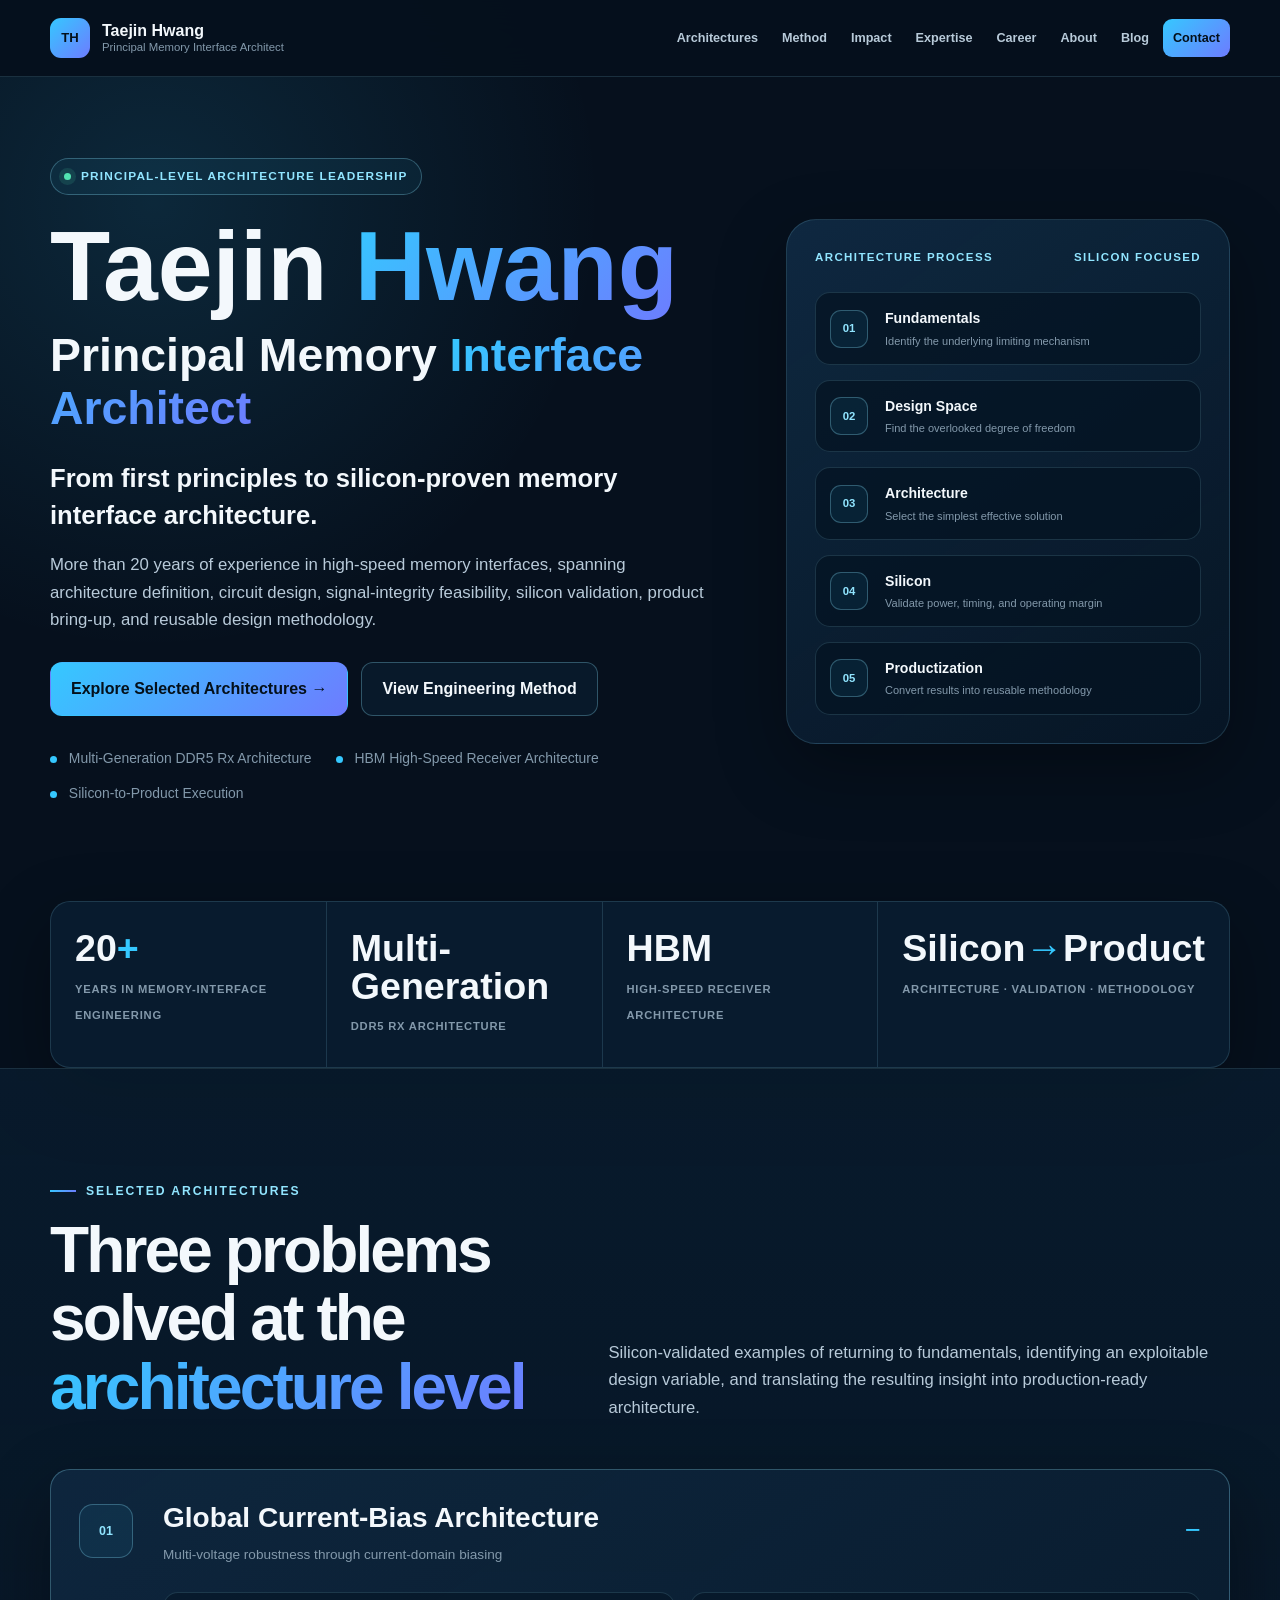
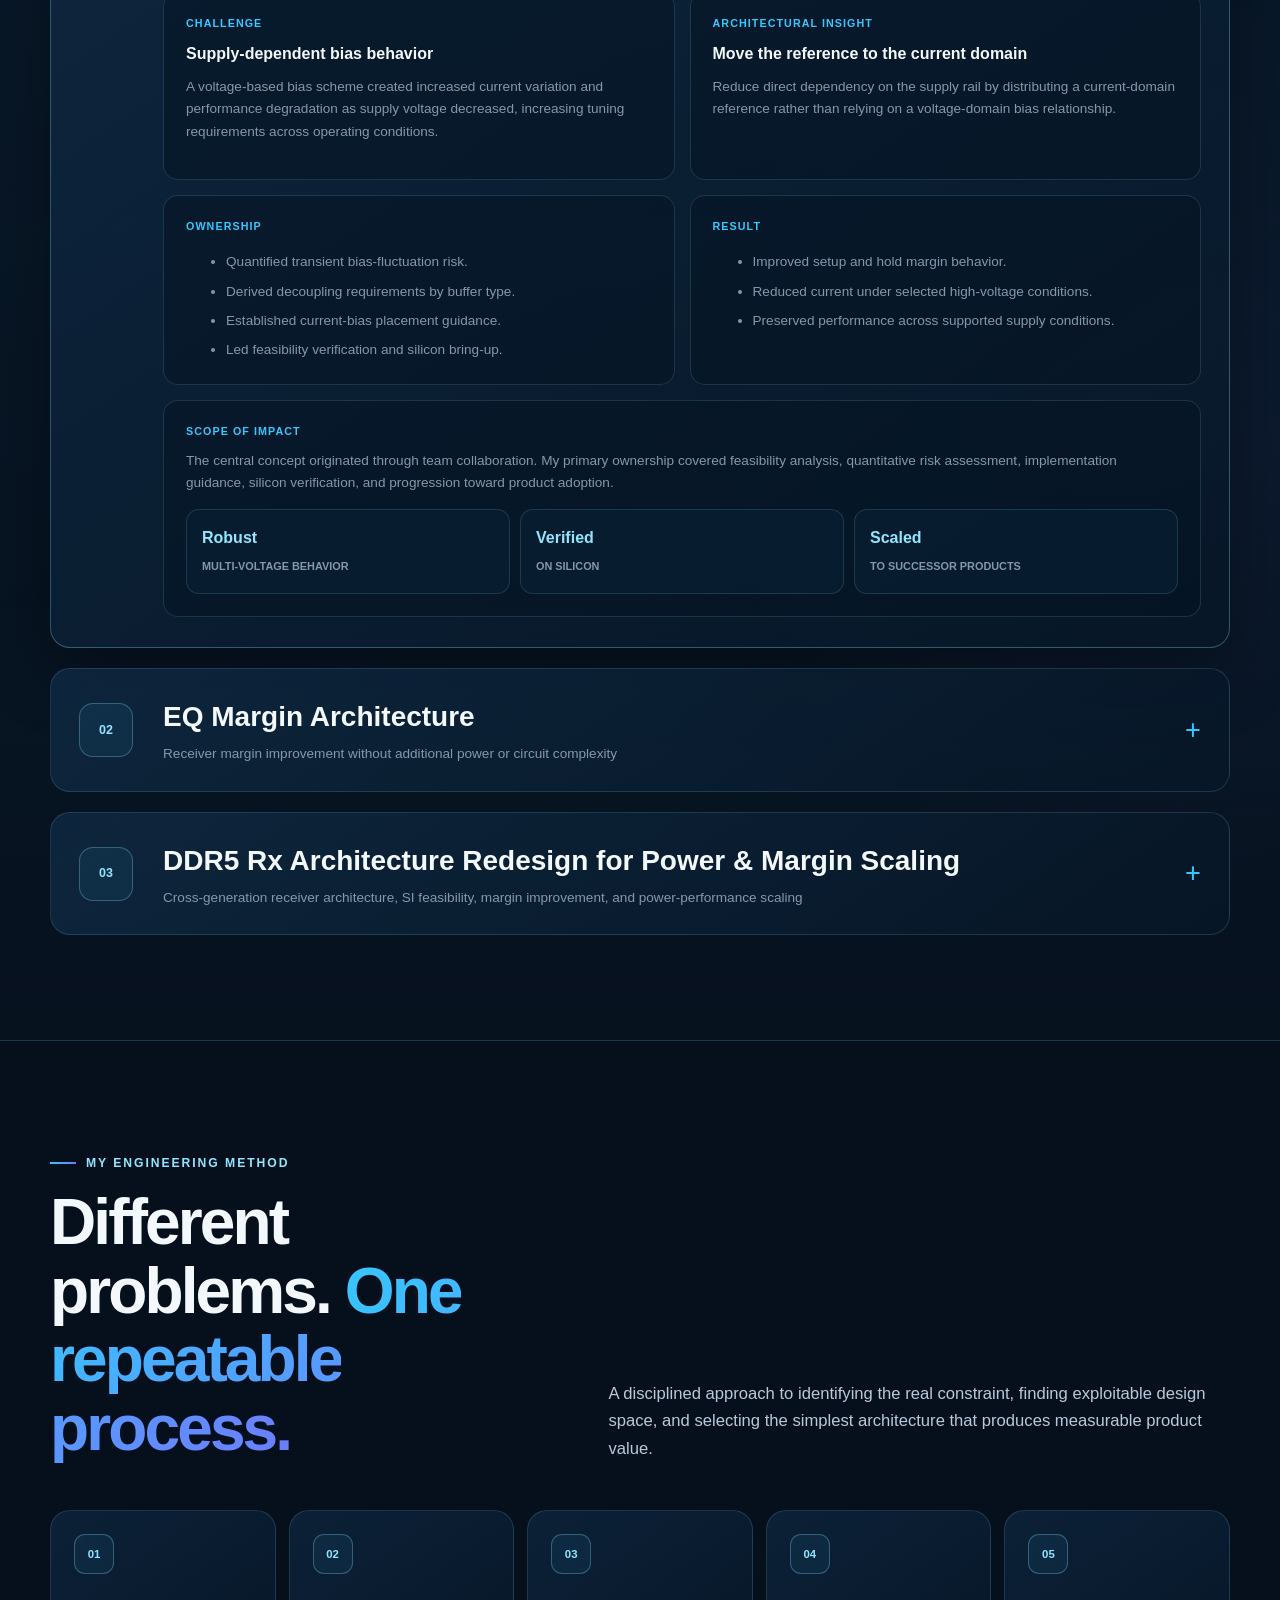
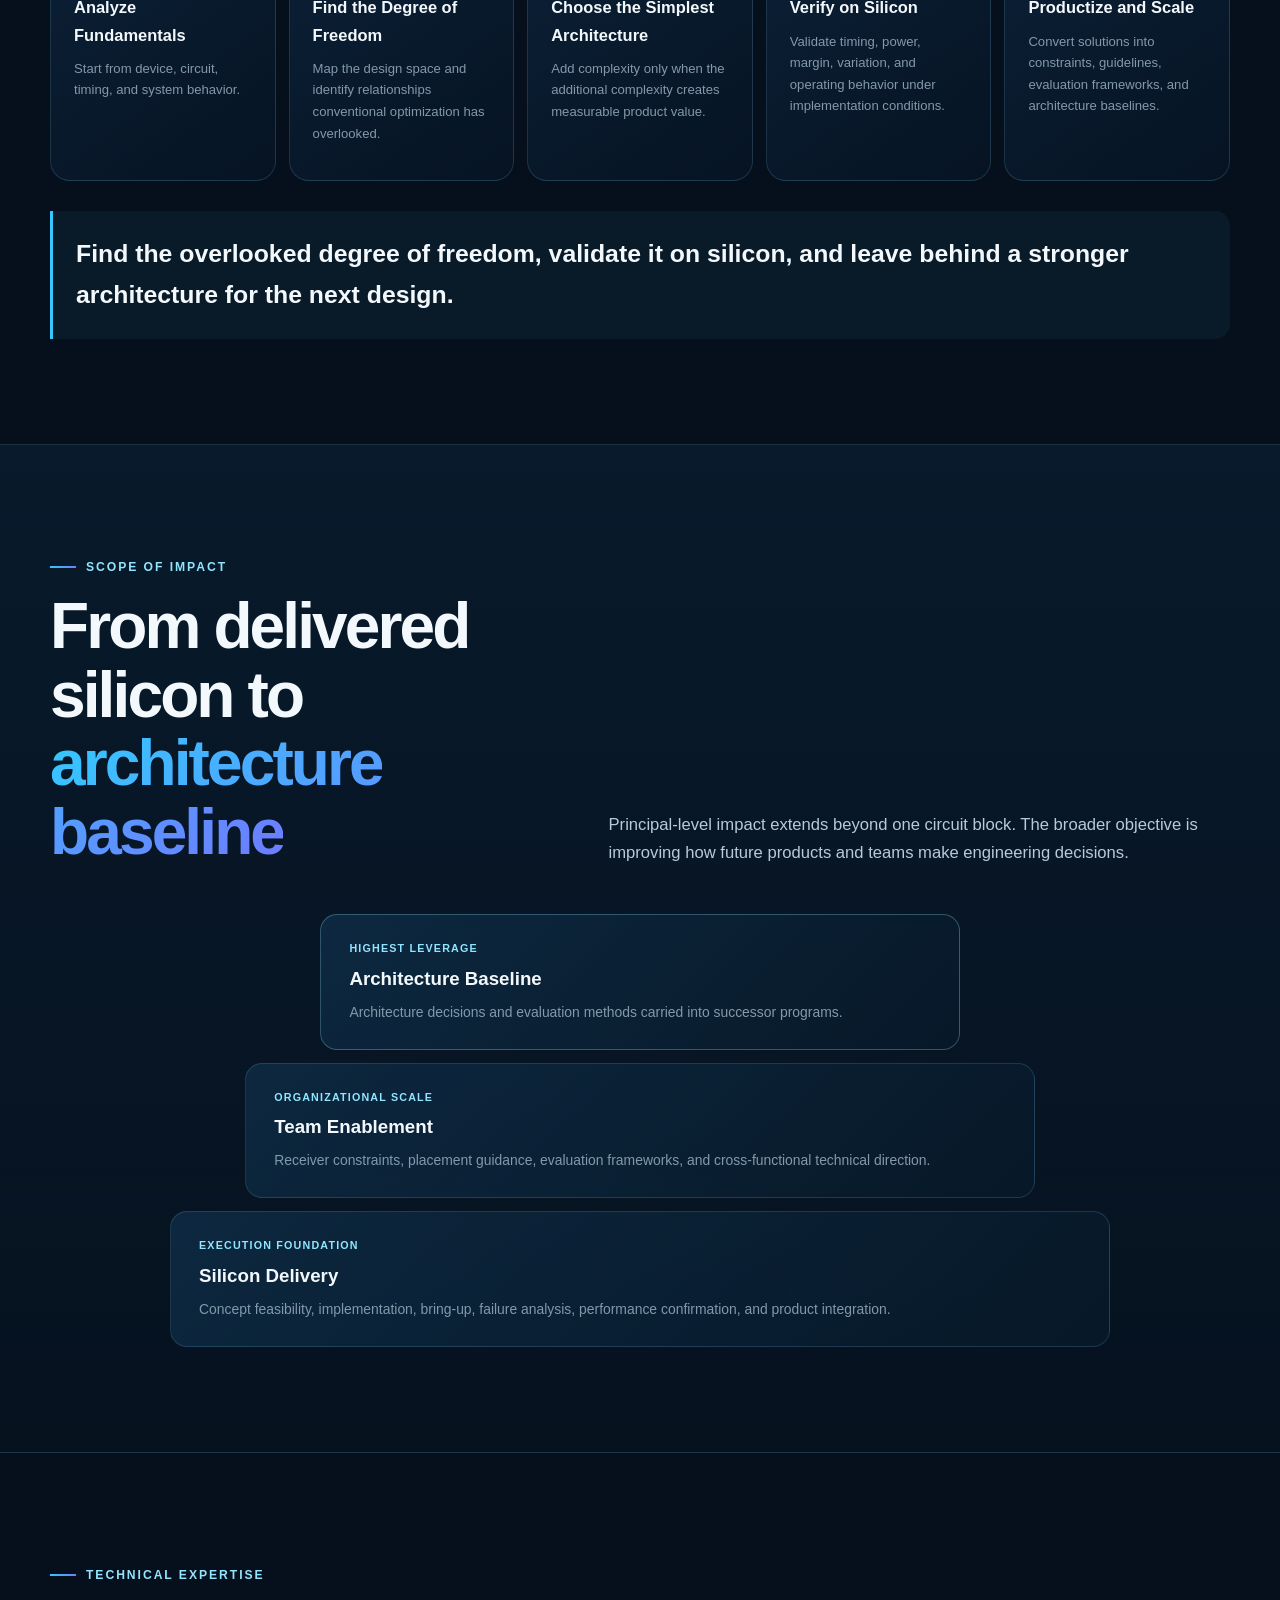
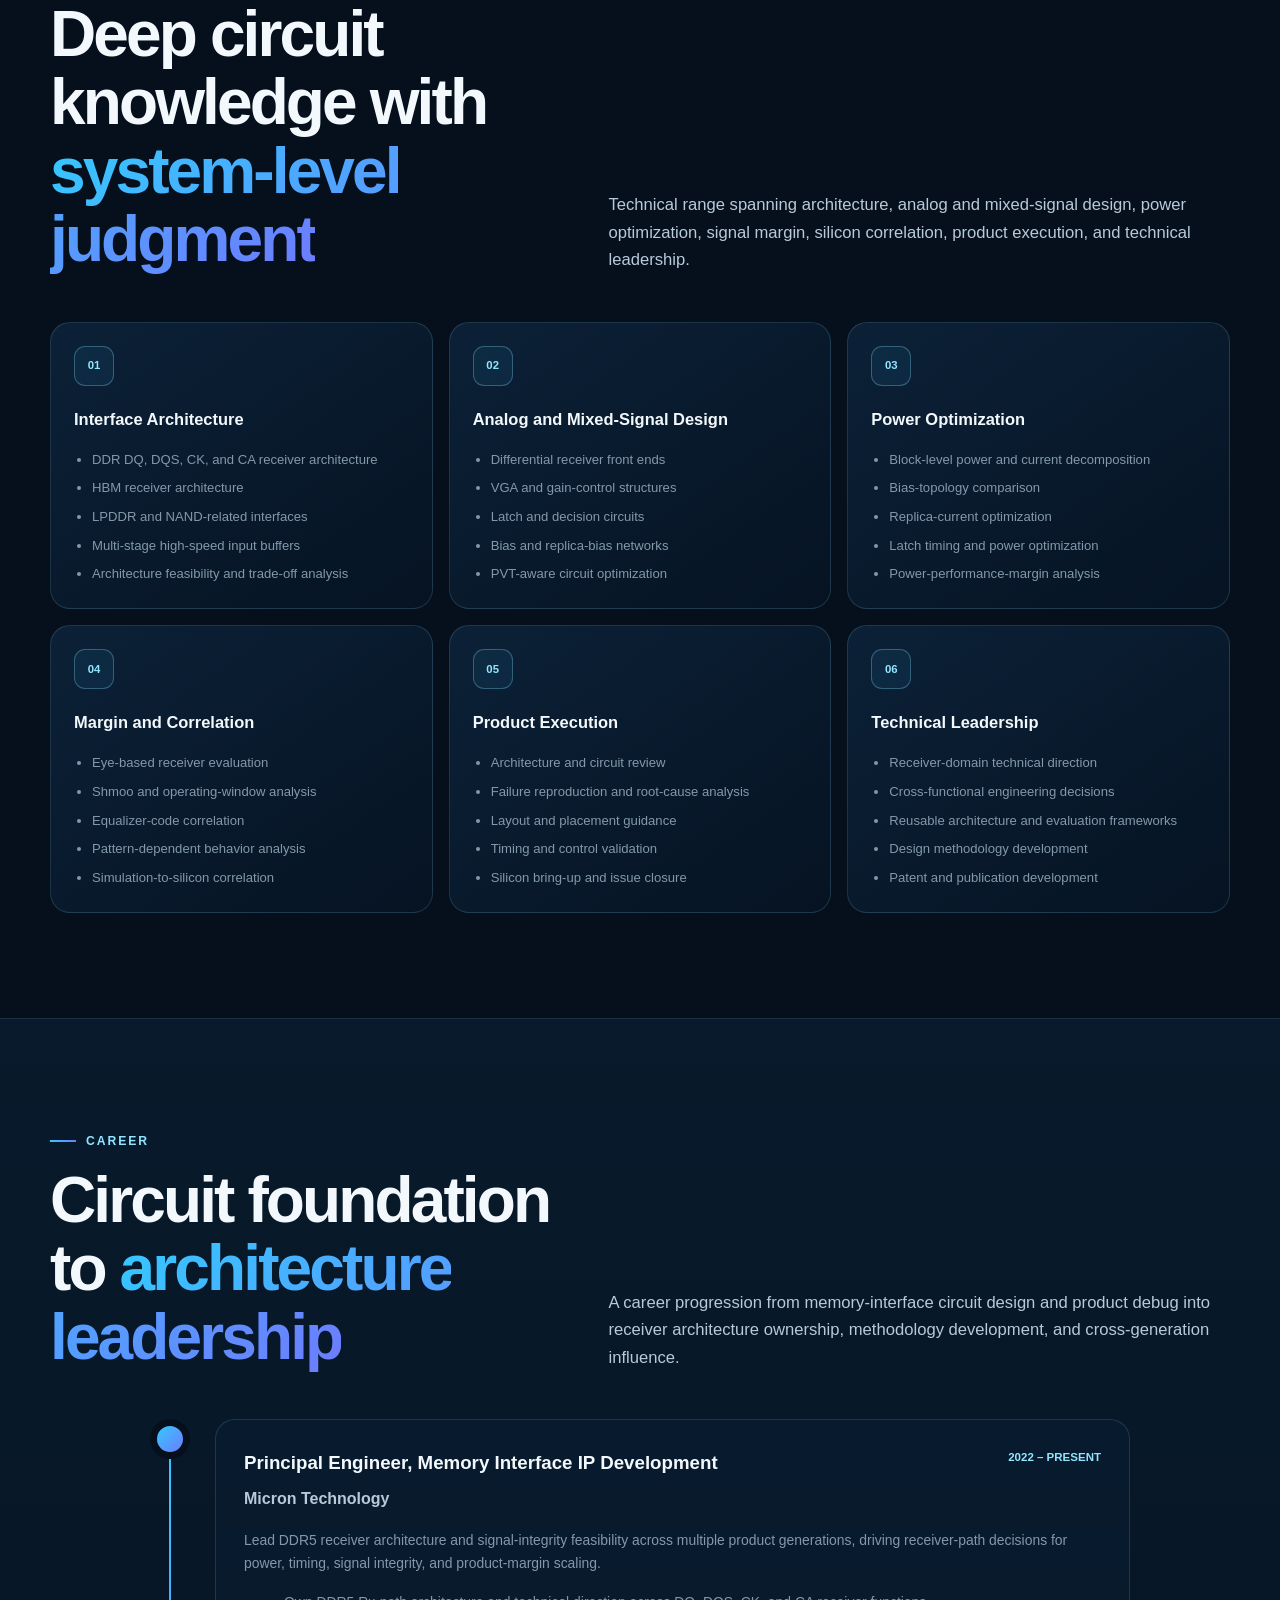
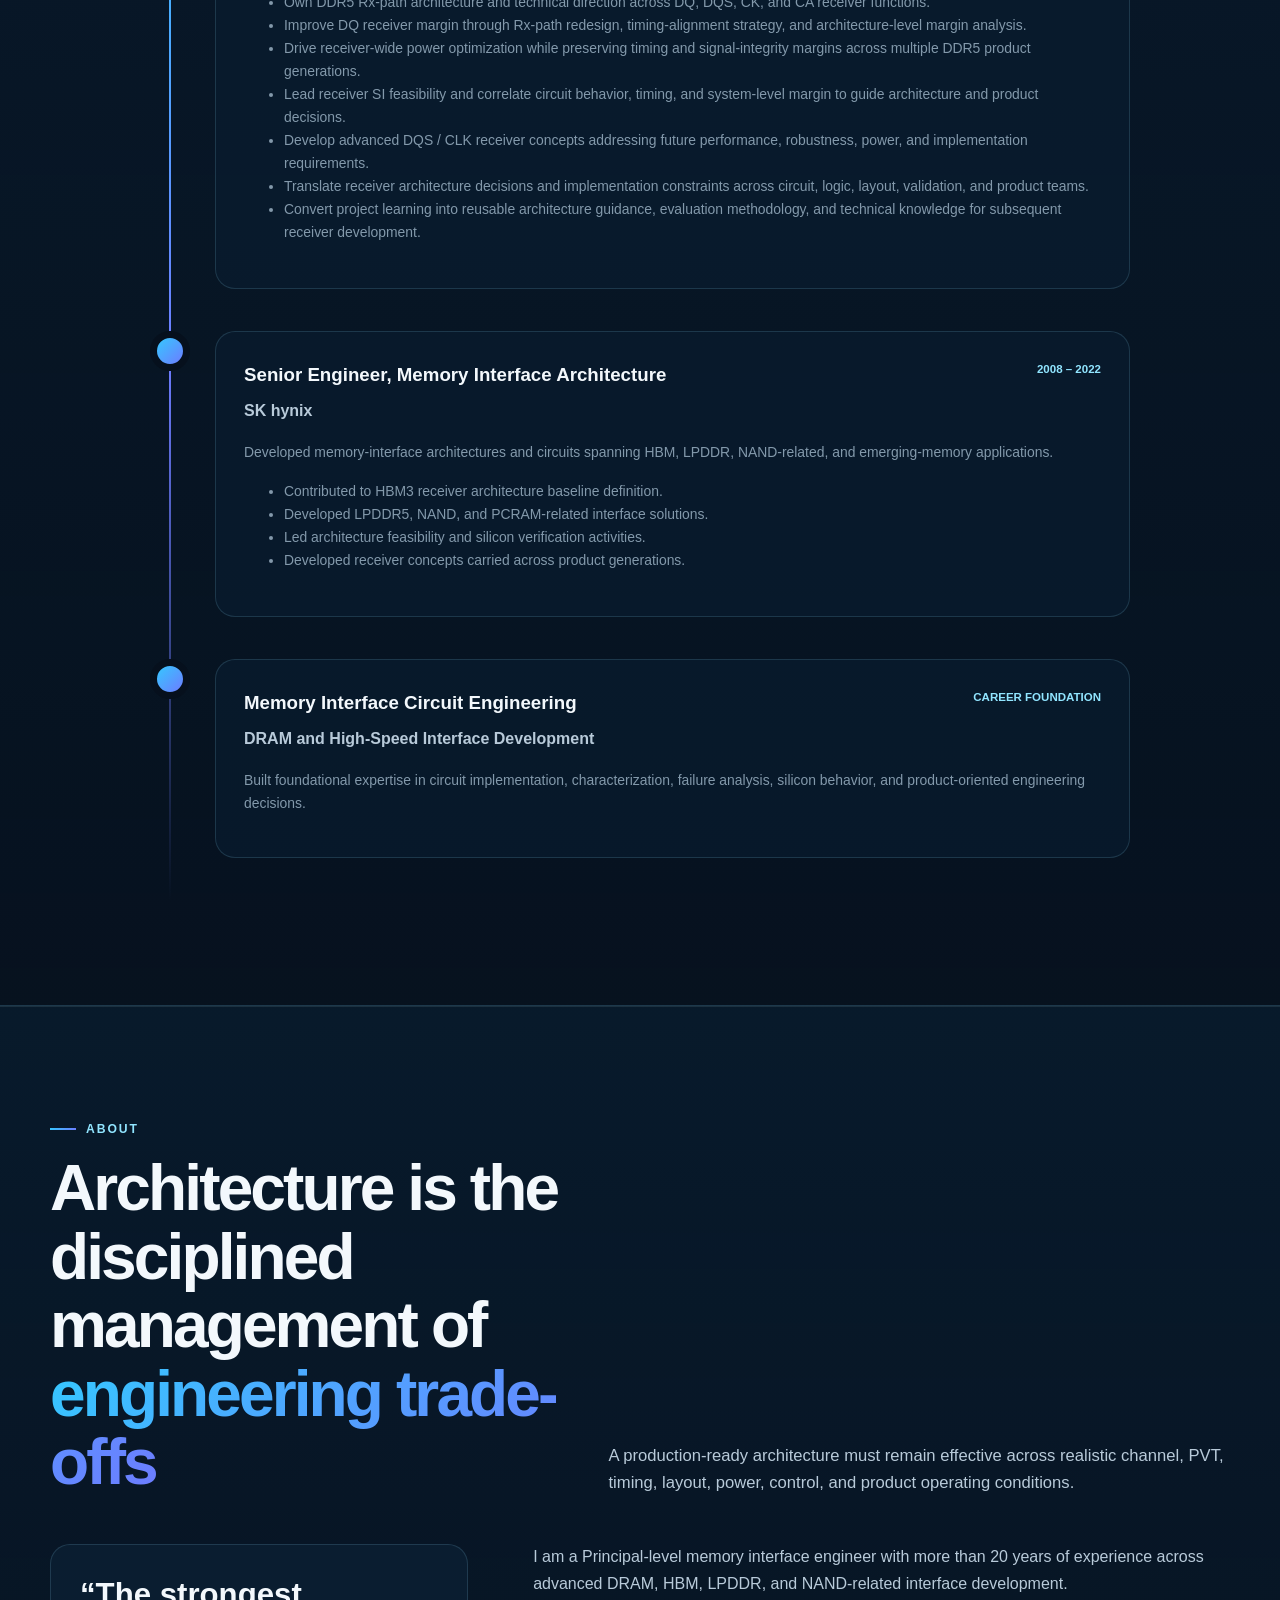
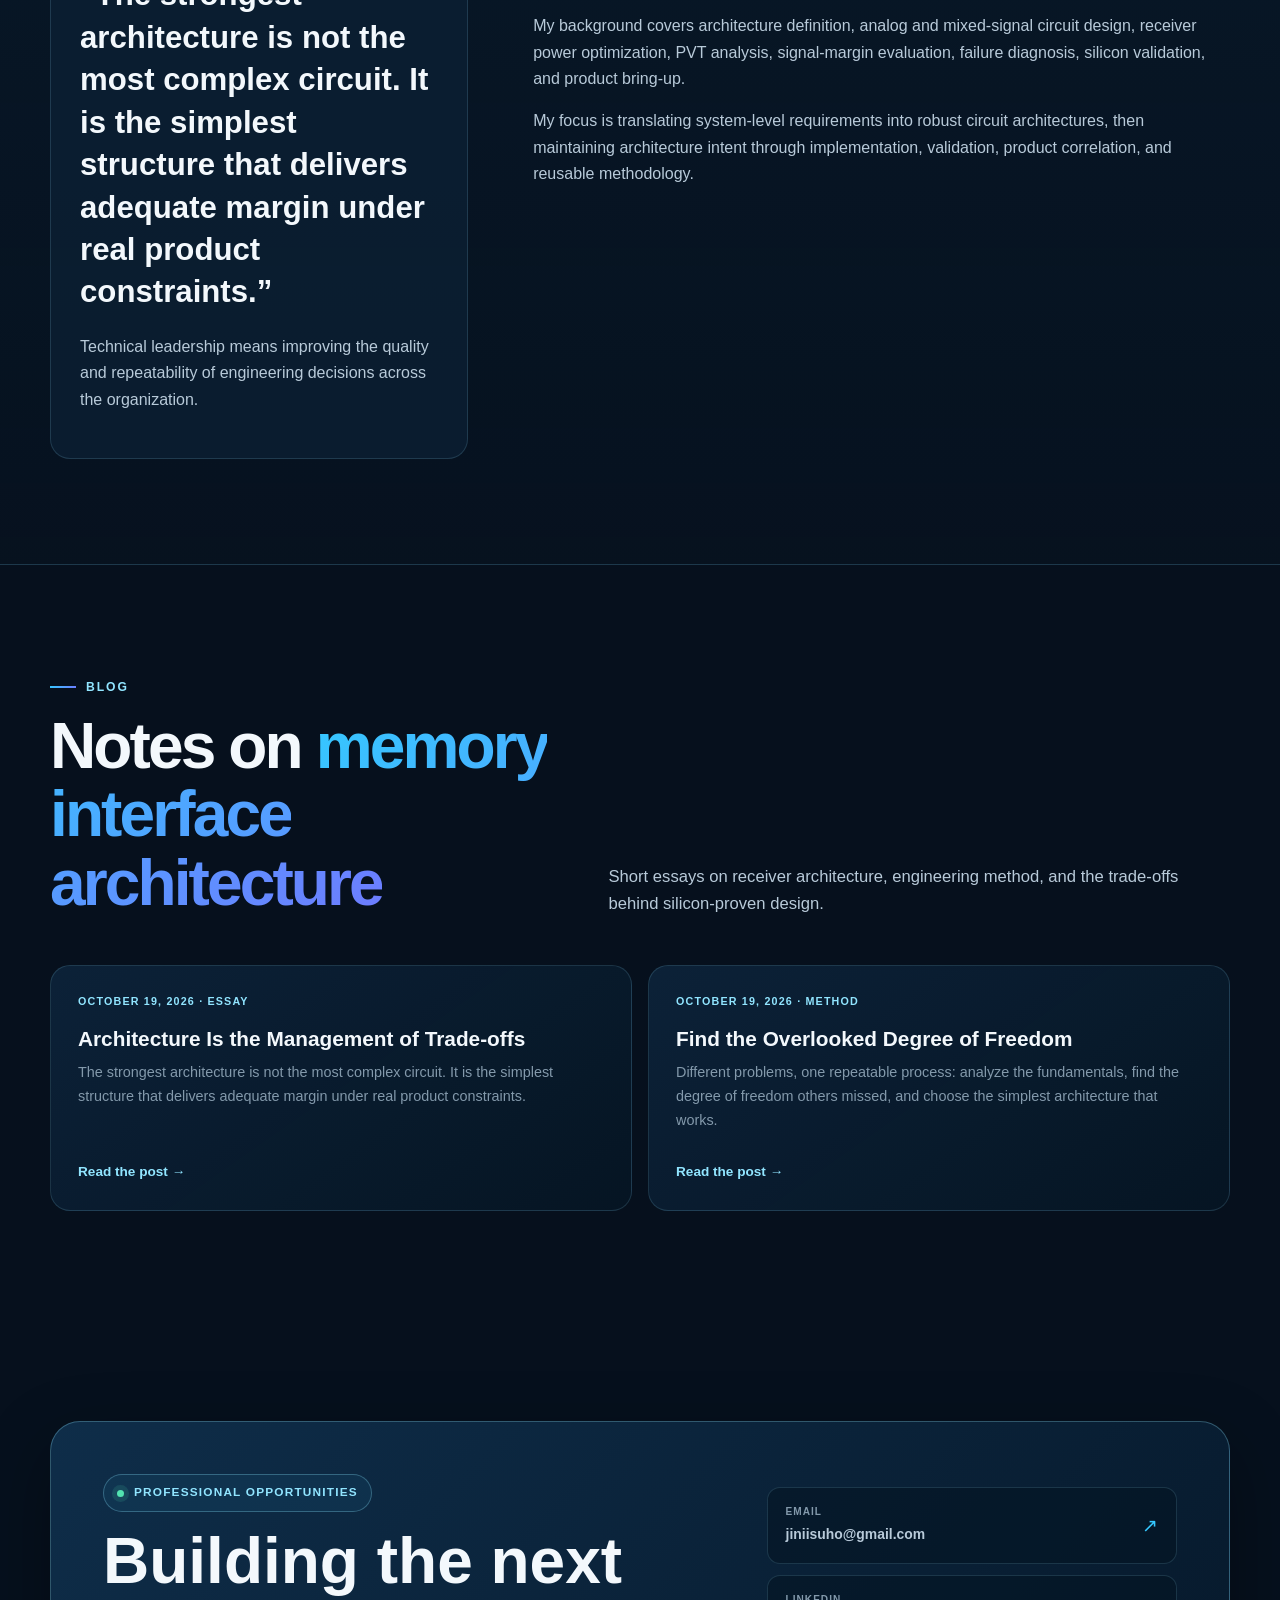
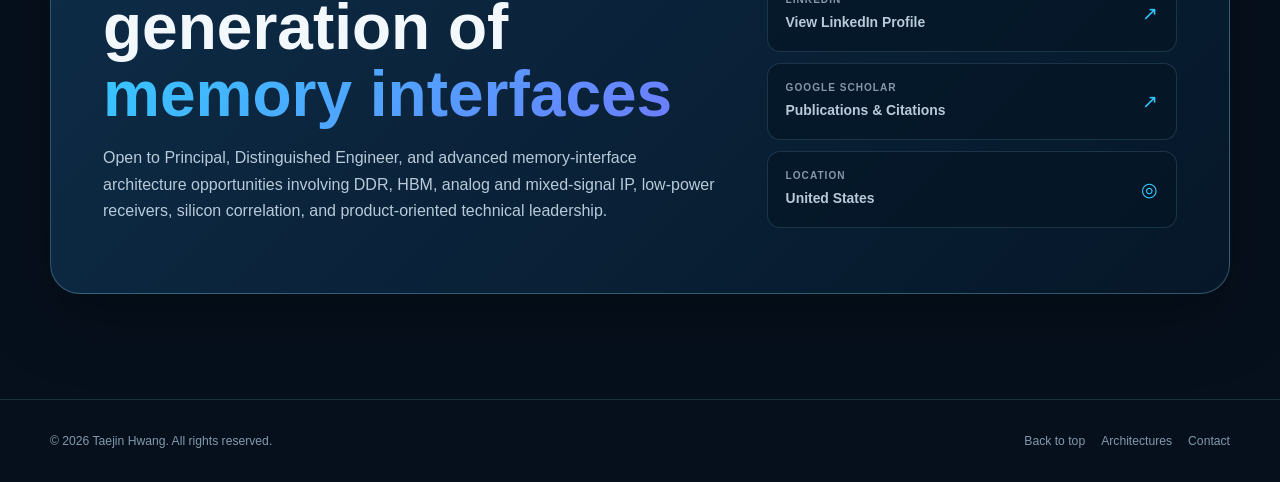
<file: index.html>
<!DOCTYPE html>
<html lang="en">
<head>
<meta charset="UTF-8">
<meta name="viewport"content="width=device-width, initial-scale=1.0">

<meta
name="description"
content="Taejin Hwang is a Principal Memory Interface Architect specializing in high-speed memory receiver architecture, low-power design, silicon validation, and productization."
>

<meta name="author"content="Taejin Hwang">
<meta name="theme-color"content="#06101d">

<title>Taejin Hwang | Principal Memory Interface Architect</title>

<link rel="stylesheet" href="style.css">
</head>

<body id="top">

<!-- ========================================================
     HEADER
     ======================================================== -->

<header class="site-header">

<nav
class="nav container"
aria-label="Primary navigation"
>

<a
class="brand"
href="#top"
aria-label="Go to home"
>
<span class="brand-mark">TH</span>

<span class="brand-copy">
<span class="brand-name">
          Taejin Hwang
</span>

<span class="brand-role">
          Principal Memory Interface Architect
</span>
</span>
</a>

<ul class="nav-links">

<li>
<a class="nav-link"href="#architectures">
          Architectures
</a>
</li>

<li>
<a class="nav-link"href="#method">
          Method
</a>
</li>

<li>
<a class="nav-link"href="#impact">
          Impact
</a>
</li>

<li>
<a class="nav-link"href="#expertise">
          Expertise
</a>
</li>

<li>
<a class="nav-link"href="#career">
          Career
</a>
</li>

<!-- Publications navigation hidden until verified -->

<li hidden>
<a class="nav-link"href="#publications">
          Publications
</a>
</li>

<li>
<a class="nav-link"href="#about">
          About
</a>
</li>

<li>
<a class="nav-link" href="#blog">
          Blog
</a>
</li>

<li>
<a
class="nav-link contact"
href="#contact"
>
          Contact
</a>
</li>

</ul>

</nav>

</header>

<main>

<!-- ========================================================
     HERO
     ======================================================== -->

<section class="hero">

<div class="container hero-grid">

<div>

<span class="eyebrow">
        Principal-Level Architecture Leadership
</span>

<h1 class="hero-title">

        Taejin

<span class="gradient-text">
          Hwang
</span>

<span class="hero-role">

          Principal Memory

<span class="gradient-text">
            Interface Architect
</span>

</span>

</h1>

<p class="hero-tagline">
        From first principles to silicon-proven
        memory interface architecture.
</p>

<p class="hero-description">
        More than 20 years of experience in high-speed memory
        interfaces, spanning architecture definition, circuit
        design, signal-integrity feasibility, silicon validation,
        product bring-up, and reusable design methodology.
</p>

<div class="buttons">

<a
class="button button-primary"
href="#architectures"
>
          Explore Selected Architectures →
</a>

<a
class="button button-secondary"
href="#method"
>
          View Engineering Method
</a>

</div>

<div class="hero-meta">

<span>
          Multi-Generation DDR5 Rx Architecture
</span>

<span>
          HBM High-Speed Receiver Architecture
</span>

<span>
          Silicon-to-Product Execution
</span>

</div>

</div>

<aside
class="process-panel"
aria-label="Architecture development process"
>

<div class="process-title">

<span>
          Architecture Process
</span>

<span>
          Silicon Focused
</span>

</div>

<div class="process-list">

<div class="process-step">

<span class="process-number">
            01
</span>

<div>
<h3>
              Fundamentals
</h3>

<p>
              Identify the underlying limiting mechanism
</p>
</div>

</div>

<div class="process-step">

<span class="process-number">
            02
</span>

<div>
<h3>
              Design Space
</h3>

<p>
              Find the overlooked degree of freedom
</p>
</div>

</div>

<div class="process-step">

<span class="process-number">
            03
</span>

<div>
<h3>
              Architecture
</h3>

<p>
              Select the simplest effective solution
</p>
</div>

</div>

<div class="process-step">

<span class="process-number">
            04
</span>

<div>
<h3>
              Silicon
</h3>

<p>
              Validate power, timing, and operating margin
</p>
</div>

</div>

<div class="process-step">

<span class="process-number">
            05
</span>

<div>
<h3>
              Productization
</h3>

<p>
              Convert results into reusable methodology
</p>
</div>

</div>

</div>

</aside>

</div>

</section>

<!-- ========================================================
     EXECUTIVE METRICS
     ======================================================== -->

<section
class="container"
aria-label="Career highlights"
>

<div class="metrics">

<div class="metric">

<strong>
        20<span>+</span>
</strong>

<small>
        Years in Memory-Interface Engineering
</small>

</div>

<div class="metric">

<strong>
        Multi-Generation
</strong>

<small>
        DDR5 Rx Architecture
</small>

</div>

<div class="metric">

<strong>
        HBM
</strong>

<small>
        High-Speed Receiver Architecture
</small>

</div>

<div class="metric">

<strong>
        Silicon<span>→</span>Product
</strong>

<small>
        Architecture · Validation · Methodology
</small>

</div>

</div>

</section>

<!-- ========================================================
     ARCHITECTURES
     ======================================================== -->

<section
class="section section-alt"
id="architectures"
>

<div class="container">

<header class="section-header">

<div>

<span class="section-label">
      Selected Architectures
</span>

<h2 class="section-title">

      Three problems solved at the

<span class="gradient-text">
        architecture level
</span>

</h2>

</div>

<p class="section-intro">
    Silicon-validated examples of returning to fundamentals,
    identifying an exploitable design variable, and translating
    the resulting insight into production-ready architecture.
</p>

</header>

<div class="case-list">

<!-- CASE 01 -->

<details class="case" open>

<summary class="case-summary">

<span class="case-number">
    01
</span>

<span>
<h3>
      Global Current-Bias Architecture
</h3>

<p>
      Multi-voltage robustness through
      current-domain biasing
</p>
</span>

</summary>

<div class="case-content">


<div class="case-grid">

<div class="case-block">

<span class="case-label">
    Challenge
</span>

<h4>
    Supply-dependent bias behavior
</h4>

<p>
    A voltage-based bias scheme created increased current
    variation and performance degradation as supply voltage
    decreased, increasing tuning requirements across operating
    conditions.
</p>

</div>

<div class="case-block">

<span class="case-label">
    Architectural Insight
</span>

<h4>
    Move the reference to the current domain
</h4>

<p>
    Reduce direct dependency on the supply rail by distributing
    a current-domain reference rather than relying on a
    voltage-domain bias relationship.
</p>

</div>

<div class="case-block">

<span class="case-label">
    Ownership
</span>

<ul>
<li>Quantified transient bias-fluctuation risk.</li>

<li>
      Derived decoupling requirements by buffer type.
</li>

<li>
      Established current-bias placement guidance.
</li>

<li>
      Led feasibility verification and silicon bring-up.
</li>
</ul>

</div>

<div class="case-block">

<span class="case-label">
    Result
</span>

<ul>
<li>
      Improved setup and hold margin behavior.
</li>

<li>
      Reduced current under selected high-voltage conditions.
</li>

<li>
      Preserved performance across supported supply conditions.
</li>
</ul>

</div>

<div class="case-block wide">

<span class="case-label">
    Scope of Impact
</span>

<p>
    The central concept originated through team collaboration.
    My primary ownership covered feasibility analysis,
    quantitative risk assessment, implementation guidance,
    silicon verification, and progression toward product
    adoption.
</p>

<div class="result-grid">

<div class="result">
<strong>Robust</strong>
<span>Multi-Voltage Behavior</span>
</div>

<div class="result">
<strong>Verified</strong>
<span>On Silicon</span>
</div>

<div class="result">
<strong>Scaled</strong>
<span>To Successor Products</span>
</div>

</div>

</div>

</div>
</div>

</details>

<!-- CASE 02 -->

<details class="case">

<summary class="case-summary">

<span class="case-number">
    02
</span>

<span>

<h3>
      EQ Margin Architecture
</h3>

<p>
      Receiver margin improvement without
      additional power or circuit complexity
</p>

</span>

</summary>

<div class="case-content">
<div class="case-grid">

<div class="case-block">

<span class="case-label">
    Challenge
</span>

<h4>
    Conventional fixes created another problem
</h4>

<p>
    Increasing bias current would raise power while adding
    circuit blocks or control logic would increase
    implementation complexity.
</p>

</div>

<div class="case-block">

<span class="case-label">
    Architectural Insight
</span>

<h4>
    Treat the gain-current trade-off as a design lever
</h4>

<p>
    Mapping gain, current, and margin relationships exposed a
    design variable that could be exploited through equalization
    instead of additional hardware.
</p>

</div>

<div class="case-block wide">

<span class="case-label">
    First-Principles Approach
</span>

<ul>
<li>
      Analyzed fundamental receiver operation.
</li>

<li>
      Mapped gain, current, and voltage-margin
      interdependencies.
</li>

<li>
      Identified an exploitable degree of freedom.
</li>

<li>
      Developed a minimum-complexity compensation concept.
</li>

<li>
      Validated the concept during silicon bring-up.
</li>
</ul>

</div>

<div class="case-block wide">

<span class="case-label">
    Result
</span>

<div class="result-grid">

<div class="result">
<strong>Improved</strong>
<span>Voltage Margin</span>
</div>

<div class="result">
<strong>Zero</strong>
<span>Additional Bias Current</span>
</div>

<div class="result">
<strong>Zero</strong>
<span>New Circuit Blocks</span>
</div>

</div>

</div>

</div>
</div>

</details>

<!-- ========================================================
     CASE 03
     DDR5 RX ARCHITECTURE REDESIGN
     ======================================================== -->

<details class="case">

<summary class="case-summary">

<span class="case-number">
      03
</span>

<span>

<h3>
        DDR5 Rx Architecture Redesign
        for Power &amp; Margin Scaling
</h3>

<p>
        Cross-generation receiver architecture,
        SI feasibility, margin improvement,
        and power-performance scaling
</p>

</span>

</summary>

<div class="case-content">


<div class="case-grid">

<div class="case-block">

<span class="case-label">
          Challenge
</span>

<h4>
          Scaling performance without sacrificing
          power or receiver margin
</h4>

<p>
          Successive DDR5 product generations required receiver
          architectures capable of supporting higher-performance
          targets while preserving timing behavior, signal-integrity
          feasibility, power efficiency, and product operating margin.
</p>

</div>

<div class="case-block">

<span class="case-label">
          Architecture Ownership
</span>

<h4>
          Cross-generation DDR5 Rx-path architecture
</h4>

<p>
          Led receiver-path architecture and feasibility evaluation
          across multiple DDR5 product generations, connecting circuit
          behavior with timing, signal integrity, operating margin,
          and implementation constraints.
</p>

</div>

<div class="case-block">

<span class="case-label">
          Margin Scaling
</span>

<h4>
          DQ receiver-margin improvement
</h4>

<p>
          Improved DQ receiver margin through Rx-path redesign
          and timing-alignment strategy, addressing architecture-level
          interactions among circuit response, timing behavior,
          and system margin.
</p>

</div>

<div class="case-block">

<span class="case-label">
          Power Scaling
</span>

<h4>
          Receiver-wide power optimization
</h4>

<p>
          Drove receiver-wide power optimization while preserving
          timing, signal-integrity, and operating margins across
          multiple DDR5 product generations.
</p>

</div>

<div class="case-block wide">

<span class="case-label">
          SI Feasibility &amp; Product Correlation
</span>

<h4>
          Connecting circuit behavior to product margin
</h4>

<p>
          Led receiver SI feasibility and correlated circuit response,
          timing behavior, and system-level margin to guide architecture
          decisions, implementation priorities, and product issue
          resolution.
</p>

</div>

<div class="case-block wide">

<span class="case-label">
          Next-Generation Architecture
</span>

<h4>
          DQS / CLK receiver concepts
</h4>

<p>
          Developed next-generation DQS / CLK receiver concepts
          addressing future speed, robustness, power, and
          implementation requirements.
</p>

</div>

<div class="case-block wide">

<span class="case-label">
          Result
</span>

<div class="result-grid">

<div class="result">

<strong>
              Improved
</strong>

<span>
              DQ Receiver Margin
</span>

</div>

<div class="result">

<strong>
              Reduced
</strong>

<span>
              Receiver Power
</span>

</div>

<div class="result">

<strong>
              Preserved
</strong>

<span>
              Timing &amp; SI Margins
</span>

</div>

</div>

</div>

<div class="case-block wide">

<span class="case-label">
          Scope of Impact
</span>

<p>
          Extended individual receiver improvements into
          cross-generation architecture decisions, feasibility
          methodology, implementation guidance, and reusable
          technical direction for subsequent receiver development.
</p>

</div>

</div>

</div>

</details>

</div>
</div>
</section>

<!-- ========================================================
     METHOD
     ======================================================== -->

<section
class="section"
id="method"
>

<div class="container">

<header class="section-header">

<div>

<span class="section-label">
    My Engineering Method
</span>

<h2 class="section-title">

    Different problems.

<span class="gradient-text">
      One repeatable process.
</span>

</h2>

</div>

<p class="section-intro">
  A disciplined approach to identifying the real constraint,
  finding exploitable design space, and selecting the simplest
  architecture that produces measurable product value.
</p>

</header>

<div class="method-grid">

<article class="method-step">

<span class="method-number">
    01
</span>

<h3>
    Analyze Fundamentals
</h3>

<p>
    Start from device, circuit, timing, and system behavior.
</p>

</article>

<article class="method-step">

<span class="method-number">
    02
</span>

<h3>
    Find the Degree of Freedom
</h3>

<p>
    Map the design space and identify relationships conventional
    optimization has overlooked.
</p>

</article>

<article class="method-step">

<span class="method-number">
    03
</span>

<h3>
    Choose the Simplest Architecture
</h3>

<p>
    Add complexity only when the additional complexity creates
    measurable product value.
</p>

</article>

<article class="method-step">

<span class="method-number">
    04
</span>

<h3>
    Verify on Silicon
</h3>

<p>
    Validate timing, power, margin, variation, and operating
    behavior under implementation conditions.
</p>

</article>

<article class="method-step">

<span class="method-number">
    05
</span>

<h3>
    Productize and Scale
</h3>

<p>
    Convert solutions into constraints, guidelines, evaluation
    frameworks, and architecture baselines.
</p>

</article>

</div>

<div class="method-quote">
  Find the overlooked degree of freedom, validate it on silicon,
  and leave behind a stronger architecture for the next design.
</div>

</div>

</section>

<!-- ========================================================
     IMPACT
     ======================================================== -->


<section
class="section section-alt"
id="impact"
>

<div class="container">

<header class="section-header">

<div>

<span class="section-label">
    Scope of Impact
</span>

<h2 class="section-title">

    From delivered silicon to

<span class="gradient-text">
      architecture baseline
</span>

</h2>

</div>

<p class="section-intro">
  Principal-level impact extends beyond one circuit block.
  The broader objective is improving how future products
  and teams make engineering decisions.
</p>

</header>

<div class="impact-pyramid">

<article class="impact-level top">

<span class="impact-label">
    Highest Leverage
</span>

<h3>
    Architecture Baseline
</h3>

<p>
    Architecture decisions and evaluation methods carried
    into successor programs.
</p>

</article>

<article class="impact-level middle">

<span class="impact-label">
    Organizational Scale
</span>

<h3>
    Team Enablement
</h3>

<p>
    Receiver constraints, placement guidance, evaluation
    frameworks, and cross-functional technical direction.
</p>

</article>

<article class="impact-level">

<span class="impact-label">
    Execution Foundation
</span>

<h3>
    Silicon Delivery
</h3>

<p>
    Concept feasibility, implementation, bring-up,
    failure analysis, performance confirmation,
    and product integration.
</p>

</article>

</div>

</div>

</section>

<!-- ========================================================
     TECHNICAL EXPERTISE
     ======================================================== -->

<section
class="section"
id="expertise"
>

<div class="container">

<header class="section-header">

<div>

<span class="section-label">
    Technical Expertise
</span>

<h2 class="section-title">

    Deep circuit knowledge with

<span class="gradient-text">
      system-level judgment
</span>

</h2>

</div>

<p class="section-intro">
  Technical range spanning architecture, analog and
  mixed-signal design, power optimization, signal margin,
  silicon correlation, product execution, and technical
  leadership.
</p>

</header>

<div class="card-grid">

<article class="info-card">

<span class="card-number">
    01
</span>

<h3>
    Interface Architecture
</h3>

<ul>
<li>
      DDR DQ, DQS, CK, and CA receiver architecture
</li>

<li>
      HBM receiver architecture
</li>

<li>
      LPDDR and NAND-related interfaces
</li>

<li>
      Multi-stage high-speed input buffers
</li>

<li>
      Architecture feasibility and trade-off analysis
</li>
</ul>

</article>

<article class="info-card">

<span class="card-number">
    02
</span>

<h3>
    Analog and Mixed-Signal Design
</h3>

<ul>
<li>Differential receiver front ends</li>
<li>VGA and gain-control structures</li>
<li>Latch and decision circuits</li>
<li>Bias and replica-bias networks</li>
<li>PVT-aware circuit optimization</li>
</ul>

</article>

<article class="info-card">

<span class="card-number">
    03
</span>

<h3>
    Power Optimization
</h3>

<ul>
<li>
      Block-level power and current decomposition
</li>

<li>
      Bias-topology comparison
</li>

<li>
      Replica-current optimization
</li>

<li>
      Latch timing and power optimization
</li>

<li>
      Power-performance-margin analysis
</li>
</ul>

</article>

<article class="info-card">

<span class="card-number">
    04
</span>

<h3>
    Margin and Correlation
</h3>

<ul>
<li>Eye-based receiver evaluation</li>

<li>
      Shmoo and operating-window analysis
</li>

<li>
      Equalizer-code correlation
</li>

<li>
      Pattern-dependent behavior analysis
</li>

<li>
      Simulation-to-silicon correlation
</li>
</ul>

</article>

<article class="info-card">

<span class="card-number">
    05
</span>

<h3>
    Product Execution
</h3>

<ul>
<li>Architecture and circuit review</li>

<li>
      Failure reproduction and root-cause analysis
</li>

<li>
      Layout and placement guidance
</li>

<li>
      Timing and control validation
</li>

<li>
      Silicon bring-up and issue closure
</li>
</ul>

</article>

<article class="info-card">

<span class="card-number">
    06
</span>

<h3>
    Technical Leadership
</h3>

<ul>
<li>
      Receiver-domain technical direction
</li>

<li>
      Cross-functional engineering decisions
</li>

<li>
      Reusable architecture and evaluation frameworks
</li>

<li>
      Design methodology development
</li>

<li>
      Patent and publication development
</li>
</ul>

</article>

</div>

</div>

</section>

<!-- ========================================================
     CAREER
     ======================================================== -->

<section
class="section section-alt"
id="career"
>

<div class="container">

<header class="section-header">

<div>

<span class="section-label">
    Career
</span>

<h2 class="section-title">

    Circuit foundation to

<span class="gradient-text">
      architecture leadership
</span>

</h2>

</div>

<p class="section-intro">
  A career progression from memory-interface circuit design
  and product debug into receiver architecture ownership,
  methodology development, and cross-generation influence.
</p>

</header>

<div class="timeline">

<!-- ========================================================
     MICRON TECHNOLOGY
     ======================================================== -->

<article class="timeline-item">

<span
class="timeline-dot"
aria-hidden="true"
></span>

<div class="timeline-card">

<div class="timeline-heading">

<h3>
        Principal Engineer,
        Memory Interface IP Development
</h3>

<span class="timeline-period">
        2022 – Present
</span>

</div>

<div class="company">
      Micron Technology
</div>

<p>
      Lead DDR5 receiver architecture and signal-integrity
      feasibility across multiple product generations, driving
      receiver-path decisions for power, timing, signal integrity,
      and product-margin scaling.
</p>

<ul>

<li>
        Own DDR5 Rx-path architecture and technical direction
        across DQ, DQS, CK, and CA receiver functions.
</li>

<li>
        Improve DQ receiver margin through Rx-path redesign,
        timing-alignment strategy, and architecture-level
        margin analysis.
</li>

<li>
        Drive receiver-wide power optimization while preserving
        timing and signal-integrity margins across multiple
        DDR5 product generations.
</li>

<li>
        Lead receiver SI feasibility and correlate circuit
        behavior, timing, and system-level margin to guide
        architecture and product decisions.
</li>

<li>
        Develop advanced DQS / CLK receiver concepts addressing
        future performance, robustness, power, and implementation
        requirements.
</li>

<li>
        Translate receiver architecture decisions and implementation
        constraints across circuit, logic, layout, validation,
        and product teams.
</li>

<li>
        Convert project learning into reusable architecture
        guidance, evaluation methodology, and technical
        knowledge for subsequent receiver development.
</li>

</ul>

</div>

</article>

<article class="timeline-item">

<span class="timeline-dot"></span>

<div class="timeline-card">

<div class="timeline-heading">

<h3>
        Senior Engineer,
        Memory Interface Architecture
</h3>

<span class="timeline-period">
        2008 – 2022
</span>

</div>

<div class="company">
      SK hynix
</div>

<p>
      Developed memory-interface architectures and circuits
      spanning HBM, LPDDR, NAND-related, and emerging-memory
      applications.
</p>

<ul>
<li>
        Contributed to HBM3 receiver architecture baseline
        definition.
</li>

<li>
        Developed LPDDR5, NAND, and PCRAM-related
        interface solutions.
</li>

<li>
        Led architecture feasibility and silicon
        verification activities.
</li>

<li>
        Developed receiver concepts carried across
        product generations.
</li>
</ul>

</div>

</article>

<article class="timeline-item">

<span class="timeline-dot"></span>

<div class="timeline-card">

<div class="timeline-heading">

<h3>
        Memory Interface Circuit Engineering
</h3>

<span class="timeline-period">
        Career Foundation
</span>

</div>

<div class="company">
      DRAM and High-Speed Interface Development
</div>

<p>
      Built foundational expertise in circuit implementation,
      characterization, failure analysis, silicon behavior,
      and product-oriented engineering decisions.
</p>

</div>

</article>

</div>

</div>

</section>

<!--
========================================================
PUBLICATIONS & PATENTS

DRAFT SECTION

Keep this section in the source code.
Remove "hidden" when publication and patent
information has been publicly verified.
========================================================
-->
<section
class="section"
id="publications"
hidden
>

<div class="container">

<header class="section-header">

<div>

<span class="section-label">
    Publications &amp; Patents
</span>

<h2 class="section-title">

    Innovation converted into

<span class="gradient-text">
      reusable technical knowledge
</span>

</h2>

</div>

<p class="section-intro">
  Selected research and intellectual-property areas addressing
  high-speed performance, power, robustness, and implementation.
</p>

</header>

<div class="publication-grid">

<article class="publication-card">

<span class="publication-type">
    Technical Publication
</span>

<h3>
    Enhanced Multi-Stage DQS Input Buffer Architecture
    for High-Speed DDR5 SDRAM
</h3>

<p>
    A high-speed receiver architecture addressing gain,
    bandwidth, PVT robustness, power, and implementation
    trade-offs.
</p>

<div class="tags">
<span class="tag">First Author</span>
<span class="tag">Accepted</span>
<span class="tag">Presented</span>
<span class="tag">DDR5</span>
</div>

</article>

<article class="publication-card">

<span class="publication-type">
    Technical Publication
</span>

<h3>
    Low-Power Design Methods for Advanced Memory Interfaces
</h3>

<p>
    Circuit and architecture methods for reducing receiver
    power while maintaining high-speed margin and product
    compatibility.
</p>

<div class="tags">
<span class="tag">Accepted</span>
<span class="tag">Low Power</span>
<span class="tag">Receiver Design</span>
</div>

</article>

<article class="publication-card">

<span class="publication-type">
    Selected Patent Area
</span>

<h3>
    PVT-Robust Receiver Compensation
</h3>

<p>
    Compensation and control concepts designed to preserve
    receiver behavior across process, voltage, temperature,
    and implementation variation.
</p>

</article>

<article class="publication-card">

<span class="publication-type">
    Selected Patent Area
</span>

<h3>
    Low-Power Bias and Equalization Techniques
</h3>

<p>
    Architecture concepts involving bias optimization,
    gain control, equalization, margin improvement,
    and power-aware receiver operation.
</p>

</article>

</div>

<div class="verification-note">
  Before public release, verify conference titles, publication
  dates, DOI references, author order, and public patent numbers.
  Do not disclose unfiled inventions or confidential design details.
</div>

</div>

</section>

<!-- ========================================================
     ABOUT
     ======================================================== -->

<section
class="section section-alt"
id="about"
>

<div class="container">

<header class="section-header">

<div>

<span class="section-label">
    About
</span>

<h2 class="section-title">

    Architecture is the disciplined management of

<span class="gradient-text">
      engineering trade-offs
</span>

</h2>

</div>

<p class="section-intro">
  A production-ready architecture must remain effective across
  realistic channel, PVT, timing, layout, power, control,
  and product operating conditions.
</p>

</header>

<div class="about-grid">

<aside class="about-quote">

<blockquote>
    “The strongest architecture is not the most complex circuit.
    It is the simplest structure that delivers adequate margin
    under real product constraints.”
</blockquote>

<p>
    Technical leadership means improving the quality and
    repeatability of engineering decisions across the organization.
</p>

</aside>

<div class="about-copy">

<p>
    I am a Principal-level memory interface engineer with more
    than 20 years of experience across advanced DRAM, HBM,
    LPDDR, and NAND-related interface development.
</p>

<p>
    My background covers architecture definition, analog and
    mixed-signal circuit design, receiver power optimization,
    PVT analysis, signal-margin evaluation, failure diagnosis,
    silicon validation, and product bring-up.
</p>

<p>
    My focus is translating system-level requirements into robust
    circuit architectures, then maintaining architecture intent
    through implementation, validation, product correlation,
    and reusable methodology.
</p>

</div>

</div>

</div>

</section>

<!-- ========================================================
     BLOG
     ========================================================= -->

<section class="section" id="blog">

<div class="container">

<header class="section-header">

<div>

<span class="section-label">
    Blog
</span>

<h2 class="section-title">

    Notes on

<span class="gradient-text">
      memory interface architecture
</span>

</h2>

</div>

<p class="section-intro">
  Short essays on receiver architecture, engineering method,
  and the trade-offs behind silicon-proven design.
</p>

</header>

<div class="blog-grid">

<article class="post-card">

<span class="post-meta">October 19, 2026 · Essay</span>

<h3>Architecture Is the Management of Trade-offs</h3>

<p>
  The strongest architecture is not the most complex circuit.
  It is the simplest structure that delivers adequate margin
  under real product constraints.
</p>

<a class="post-link" href="blog/architecture-trade-offs.html">Read the post →</a>

</article>

<article class="post-card">

<span class="post-meta">October 19, 2026 · Method</span>

<h3>Find the Overlooked Degree of Freedom</h3>

<p>
  Different problems, one repeatable process: analyze the
  fundamentals, find the degree of freedom others missed,
  and choose the simplest architecture that works.
</p>

<a class="post-link" href="blog/finding-the-degree-of-freedom.html">Read the post →</a>

</article>

</div>

</div>

</section>

<!-- ========================================================
     CONTACT
     ======================================================== -->

<section
class="section"
id="contact"
>

<div class="container">

<div class="contact-panel">

<div>

<span class="eyebrow">
    Professional Opportunities
</span>

<h2>

    Building the next generation of

<span class="gradient-text">
      memory interfaces
</span>

</h2>

<p>
    Open to Principal, Distinguished Engineer, and advanced
    memory-interface architecture opportunities involving DDR,
    HBM, analog and mixed-signal IP, low-power receivers,
    silicon correlation, and product-oriented technical leadership.
</p>

</div>

<div class="contact-actions">

<!-- EMAIL -->

<a
class="contact-link"
href="mailto:jiniisuho@gmail.com"
>

<span>

<span class="contact-label">
      Email
</span>

<span class="contact-value">
jiniisuho@gmail.com
</span>

</span>

<span class="contact-arrow">
    ↗
</span>

</a>

<!-- LINKEDIN -->

<a
class="contact-link"
href="https://www.linkedin.com/in/taejin-hwang-7ab28aa2/"
target="_blank"
rel="noopener noreferrer"
>

<span>

<span class="contact-label">
      LinkedIn
</span>

<span class="contact-value">
      View LinkedIn Profile
</span>

</span>

<span class="contact-arrow">
    ↗
</span>

</a>

<!-- GOOGLE SCHOLAR -->

<a
class="contact-link"
href="https://scholar.google.com/citations?view_op=list_works&amp;hl=en&amp;user=5EFKmN0AAAAJ"
target="_blank"
rel="noopener noreferrer"
>
<span>
<span class="contact-label">
      Google Scholar
</span>

<span class="contact-value">
      Publications &amp; Citations
</span>
</span>

<span class="contact-arrow">
    ↗
</span>
</a>

<!-- LOCATION -->

<div class="contact-link">

<span>

<span class="contact-label">
      Location
</span>

<span class="contact-value">
      United States
</span>

</span>

<span class="contact-arrow">
    ◎
</span>

</div>

</div>

</div>

</div>

</section>

</main>

<!-- ========================================================
     FOOTER
     ======================================================== -->

<footer class="site-footer">

<div class="container footer-content">

<span>
    © 2026 Taejin Hwang. All rights reserved.
</span>

<div class="footer-links">

<a href="#top">
      Back to top
</a>

<a href="#architectures">
      Architectures
</a>

<a href="#contact">
      Contact
</a>

</div>

</div>

</footer>

</body>
</html>
</file>
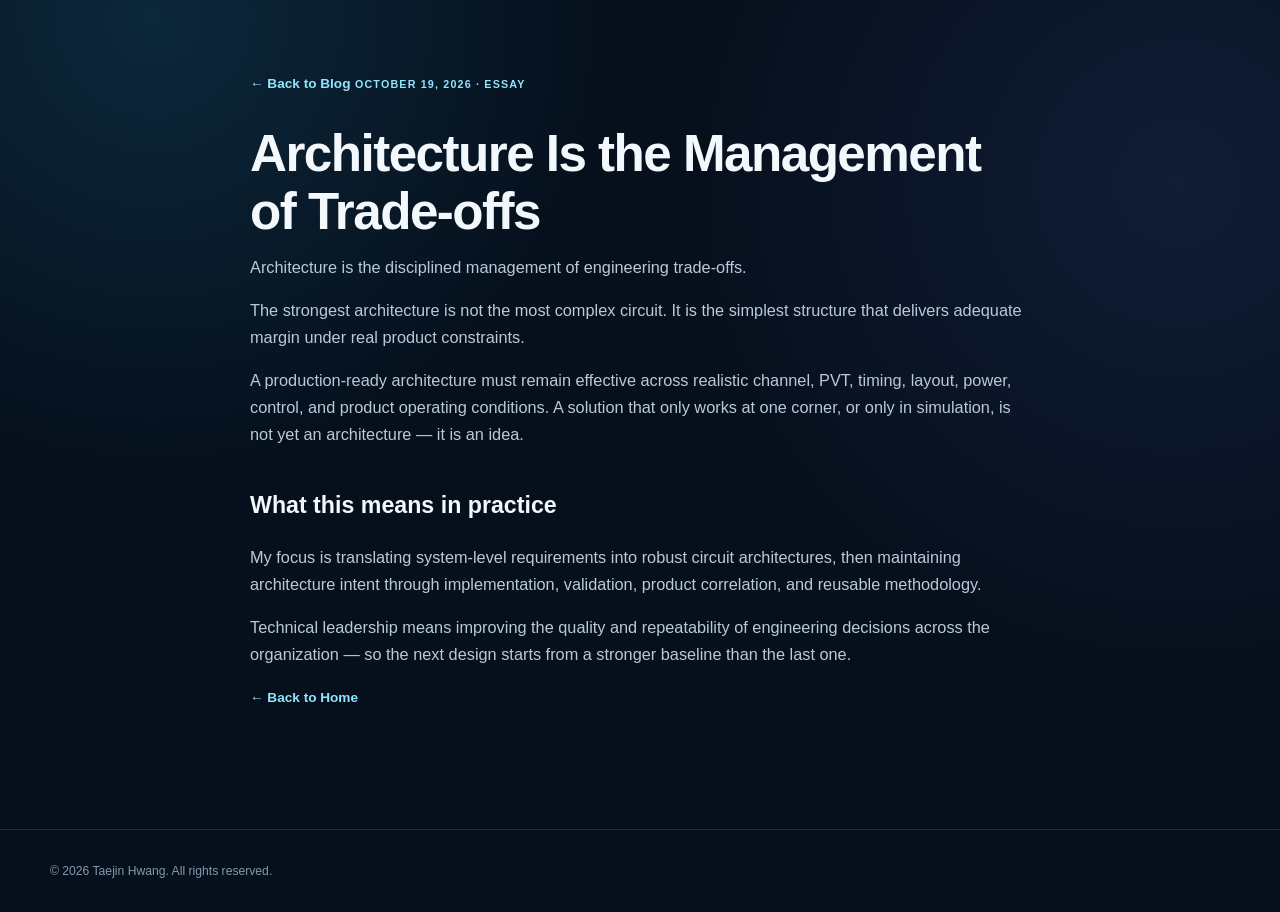
<file: architecture-trade-offs.html>
<!DOCTYPE html>
<html lang="en">
<head>
<meta charset="UTF-8">
<meta name="viewport" content="width=device-width, initial-scale=1.0">
<meta name="author" content="Taejin Hwang">
<title>Architecture Is the Management of Trade-offs | Taejin Hwang</title>
<link rel="stylesheet" href="../style.css">
</head>
<body>
<main class="container">
<article class="post-page">
<a class="post-back" href="../index.html#blog">← Back to Blog</a>
<span class="post-meta">October 19, 2026 · Essay</span>
<h1>Architecture Is the Management of Trade-offs</h1>
<div class="post-body">
<p>Architecture is the disciplined management of engineering trade-offs.</p>
<p>The strongest architecture is not the most complex circuit. It is the simplest structure that delivers adequate margin under real product constraints.</p>
<p>A production-ready architecture must remain effective across realistic channel, PVT, timing, layout, power, control, and product operating conditions. A solution that only works at one corner, or only in simulation, is not yet an architecture — it is an idea.</p>
<h2>What this means in practice</h2>
<p>My focus is translating system-level requirements into robust circuit architectures, then maintaining architecture intent through implementation, validation, product correlation, and reusable methodology.</p>
<p>Technical leadership means improving the quality and repeatability of engineering decisions across the organization — so the next design starts from a stronger baseline than the last one.</p>
</div>
<a class="post-back" href="../index.html">← Back to Home</a>
</article>
</main>
<footer class="site-footer">
<div class="container footer-content">
<span>© 2026 Taejin Hwang. All rights reserved.</span>
</div>
</footer>
</body>
</html>
</file>
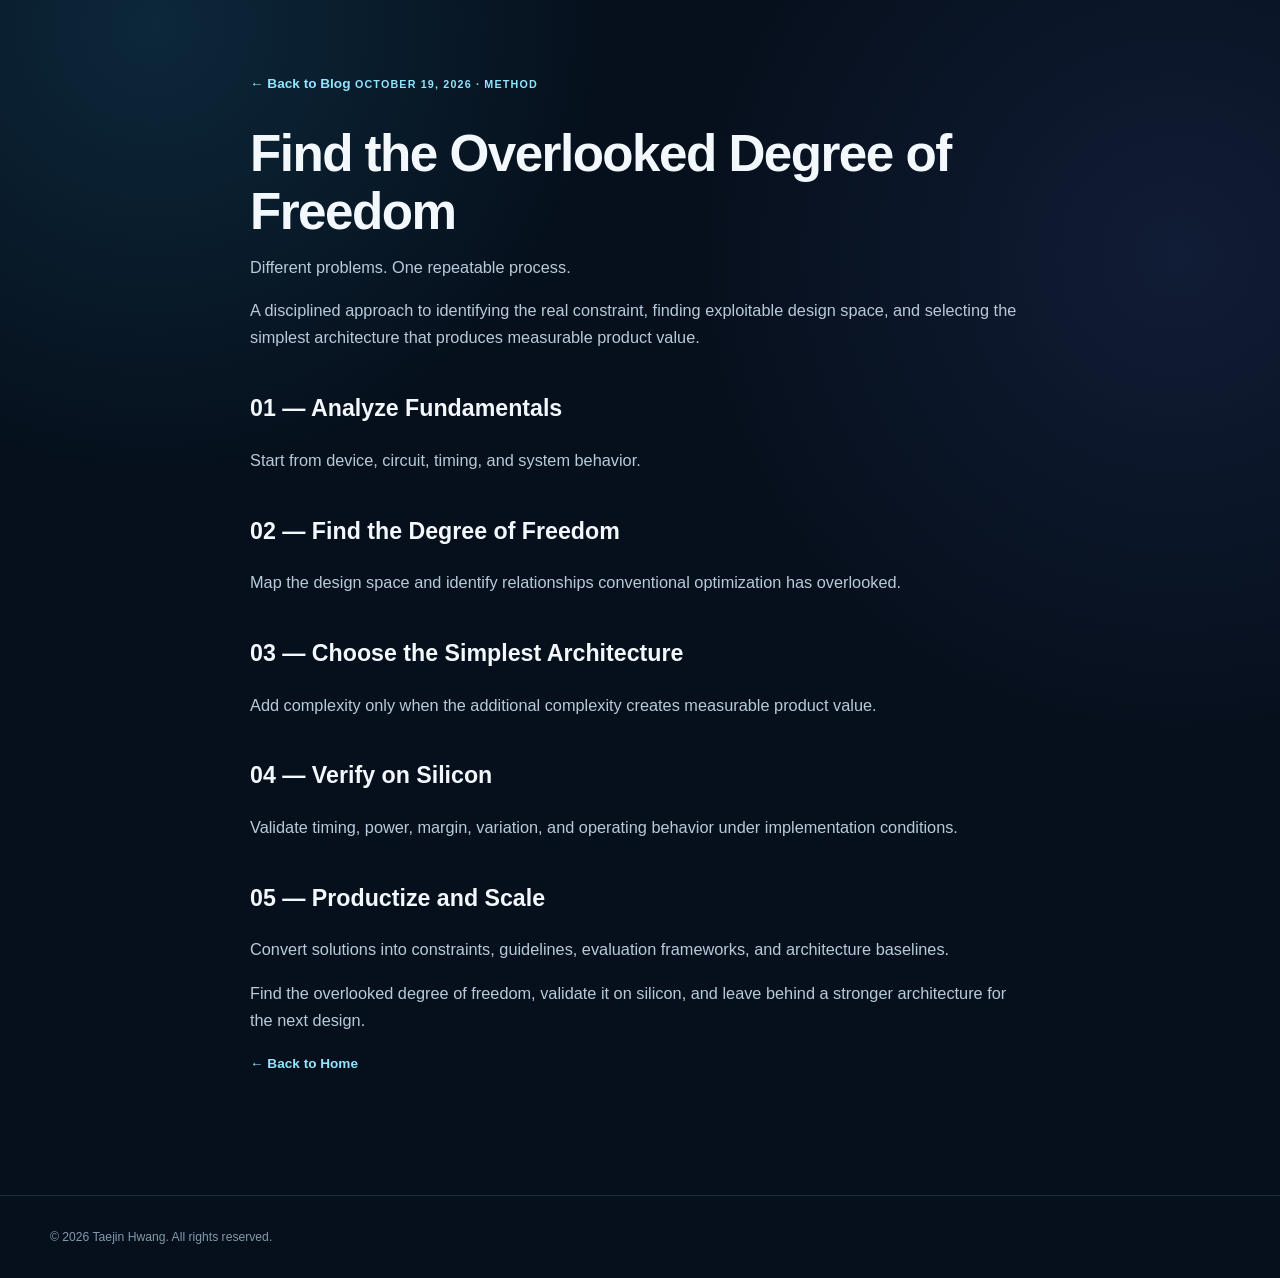
<file: finding-the-degree-of-freedom.html>
<!DOCTYPE html>
<html lang="en">
<head>
<meta charset="UTF-8">
<meta name="viewport" content="width=device-width, initial-scale=1.0">
<meta name="author" content="Taejin Hwang">
<title>Find the Overlooked Degree of Freedom | Taejin Hwang</title>
<link rel="stylesheet" href="../style.css">
</head>
<body>
<main class="container">
<article class="post-page">
<a class="post-back" href="../index.html#blog">← Back to Blog</a>
<span class="post-meta">October 19, 2026 · Method</span>
<h1>Find the Overlooked Degree of Freedom</h1>
<div class="post-body">
<p>Different problems. One repeatable process.</p>
<p>A disciplined approach to identifying the real constraint, finding exploitable design space, and selecting the simplest architecture that produces measurable product value.</p>
<h2>01 — Analyze Fundamentals</h2>
<p>Start from device, circuit, timing, and system behavior.</p>
<h2>02 — Find the Degree of Freedom</h2>
<p>Map the design space and identify relationships conventional optimization has overlooked.</p>
<h2>03 — Choose the Simplest Architecture</h2>
<p>Add complexity only when the additional complexity creates measurable product value.</p>
<h2>04 — Verify on Silicon</h2>
<p>Validate timing, power, margin, variation, and operating behavior under implementation conditions.</p>
<h2>05 — Productize and Scale</h2>
<p>Convert solutions into constraints, guidelines, evaluation frameworks, and architecture baselines.</p>
<p>Find the overlooked degree of freedom, validate it on silicon, and leave behind a stronger architecture for the next design.</p>
</div>
<a class="post-back" href="../index.html">← Back to Home</a>
</article>
</main>
<footer class="site-footer">
<div class="container footer-content">
<span>© 2026 Taejin Hwang. All rights reserved.</span>
</div>
</footer>
</body>
</html>
</file>
<file: style.css>
/* ==========================================================
   DESIGN SYSTEM
   ========================================================== */

:root {
--bg: #06101d;
--bg-alt: #091827;
--panel: #0c2034;

--text: #f3f8fc;
--soft: #b8cad9;
--muted: #8399ab;

--primary: #35c8ff;
--primary-light: #91e5ff;
--secondary: #6d7cff;
--success: #52e3b1;
--warning: #ffc66a;

--border: rgba(145,229,255,.15);
--border-strong: rgba(145,229,255,.29);

--gradient:
linear-gradient(
135deg,
var(--primary),
var(--secondary)
    );

--shadow:
0 24px 70px rgba(0,0,0,.32);

--max: 1180px;
--radius: 20px;
}

/* ==========================================================
   RESET
   ========================================================== */

* {
box-sizing: border-box;
}

html {
scroll-behavior: smooth;
scroll-padding-top: 100px;
}

body {
margin: 0;

color: var(--text);

background:
radial-gradient(
circle at 12% 2%,
rgba(53,200,255,.13),
transparent 28rem
    ),
radial-gradient(
circle at 92% 20%,
rgba(109,124,255,.11),
transparent 30rem
    ),
var(--bg);

font-family:
    Inter,
"Segoe UI",
    Roboto,
Helvetica,
Arial,
sans-serif;

line-height: 1.65;
}

a {
color: inherit;
text-decoration: none;
}

h1,
h2,
h3,
h4,
p {
margin-top: 0;
}

::selection {
color: #04101a;
background: var(--primary-light);
}

:focus-visible {
outline: 3px solid var(--primary-light);
outline-offset: 4px;
}

.container {
width: min(
calc(100% - 40px),
var(--max)
  );

margin-inline: auto;
}

/* ==========================================================
   COMMON SECTIONS
   ========================================================== */

.section {
padding: 105px 0;
}

.section-alt {
border-top: 1px solid var(--border);
border-bottom: 1px solid var(--border);

background:
linear-gradient(
180deg,
rgba(9,31,51,.65),
rgba(7,20,34,.40)
    );
}

.section-header {
display: grid;

grid-template-columns:
minmax(0,.9fr)
minmax(320px,1.1fr);

gap: 50px;
align-items: end;

margin-bottom: 48px;
}

.section-label {
display: inline-flex;
align-items: center;
gap: 10px;

margin-bottom: 15px;

color: var(--primary-light);

font-size: .76rem;
font-weight: 800;
letter-spacing: .16em;
text-transform: uppercase;
}

.section-label::before {
width: 26px;
height: 2px;

content: "";
background: var(--gradient);
}

.section-title {
margin-bottom: 0;

font-size:
clamp(2.1rem,5vw,4rem);

line-height: 1.07;
letter-spacing: -.045em;
}

.section-intro {
max-width: 680px;
margin: 0;

color: var(--soft);
font-size: 1.04rem;
}

.gradient-text {
color: transparent;

background: var(--gradient);
background-clip: text;
-webkit-background-clip: text;
}

/* ==========================================================
   HEADER
   ========================================================== */

.site-header {
position: sticky;
top: 0;
z-index: 1000;

border-bottom: 1px solid var(--border);

background:
rgba(6,16,29,.95);

backdrop-filter: blur(18px);
}

.nav {
display: flex;
align-items: center;
justify-content: space-between;

min-height: 76px;
gap: 25px;
}

.brand {
display: inline-flex;
align-items: center;
gap: 12px;

flex-shrink: 0;
}

.brand-mark {
display: grid;
place-items: center;

width: 40px;
height: 40px;

border-radius: 11px;

color: #04101a;
background: var(--gradient);

font-size: .82rem;
font-weight: 900;
}

.brand-copy {
display: grid;
line-height: 1.15;
}

.brand-name {
font-weight: 800;
}

.brand-role {
color: var(--muted);
font-size: .71rem;
}

.nav-links {
display: flex;
flex-wrap: wrap;
justify-content: flex-end;
gap: 4px;

margin: 0;
padding: 0;

list-style: none;
}

.nav-link {
display: inline-flex;

padding: 9px 10px;

border-radius: 9px;

color: var(--soft);

font-size: .79rem;
font-weight: 700;
}

.nav-link:hover {
color: var(--text);
background: rgba(53,200,255,.09);
}

.nav-link.contact {
color: #04101a;
background: var(--gradient);
}

/* ==========================================================
   HERO
   ========================================================== */

.hero {
min-height: calc(100vh - 76px);

display: flex;
align-items: center;

padding: 80px 0 95px;
}

.hero-grid {
display: grid;

grid-template-columns:
minmax(0,1.2fr)
minmax(340px,.8fr);

gap: 70px;
align-items: center;
}

.eyebrow {
display: inline-flex;
align-items: center;
gap: 10px;

padding: 8px 13px;

border: 1px solid var(--border-strong);
border-radius: 999px;

color: var(--primary-light);
background: rgba(53,200,255,.06);

font-size: .74rem;
font-weight: 800;
letter-spacing: .1em;
text-transform: uppercase;
}

.eyebrow::before {
width: 7px;
height: 7px;

border-radius: 50%;

content: "";
background: var(--success);

box-shadow:
0 0 0 5px rgba(82,227,177,.12);
}

.hero-title {
margin: 24px 0;

font-size:
clamp(3rem,7.7vw,6.5rem);

line-height: .97;
letter-spacing: -.065em;
}

.hero-role {
display: block;

margin-top: 14px;

font-size:
clamp(1.8rem,4.6vw,4.1rem);

line-height: 1.08;
}

.hero-tagline {
max-width: 760px;

margin-bottom: 17px;

font-size:
clamp(1.2rem,2.2vw,1.6rem);

font-weight: 800;
line-height: 1.45;
}

.hero-description {
max-width: 760px;

color: var(--soft);
font-size: 1.05rem;
}

.buttons {
display: flex;
flex-wrap: wrap;
gap: 13px;

margin-top: 28px;
}

.button {
display: inline-flex;
align-items: center;

min-height: 50px;
padding: 13px 20px;

border: 1px solid transparent;
border-radius: 12px;

font-weight: 800;
}

.button-primary {
color: #04101a;
background: var(--gradient);
}

.button-secondary {
border-color: var(--border-strong);
background: rgba(10,31,50,.65);
}

.hero-meta {
display: flex;
flex-wrap: wrap;
gap: 12px 24px;

margin-top: 31px;

color: var(--muted);
font-size: .87rem;
}

.hero-meta span::before {
display: inline-block;

width: 7px;
height: 7px;

margin-right: 8px;

border-radius: 50%;

content: "";
background: var(--primary);
}

/* ==========================================================
   ARCHITECTURE PROCESS
   ========================================================== */

.process-panel {
padding: 28px;

border: 1px solid var(--border);
border-radius: 30px;

background:
linear-gradient(
145deg,
rgba(16,43,68,.9),
rgba(7,23,39,.78)
    );

box-shadow: var(--shadow);
}

.process-title {
display: flex;
justify-content: space-between;

margin-bottom: 25px;

color: var(--primary-light);

font-size: .72rem;
font-weight: 800;
letter-spacing: .12em;
text-transform: uppercase;
}

.process-list {
display: grid;
gap: 15px;
}

.process-step {
display: grid;

grid-template-columns:
42px
1fr;

gap: 13px;
align-items: center;

padding: 14px;

border: 1px solid var(--border);
border-radius: 15px;

background:
rgba(5,20,34,.74);
}

.process-number {
display: grid;
place-items: center;

width: 38px;
height: 38px;

border: 1px solid var(--border-strong);
border-radius: 11px;

color: var(--primary-light);
background: rgba(53,200,255,.07);

font-size: .71rem;
font-weight: 900;
}

.process-step h3 {
margin-bottom: 1px;

font-size: .88rem;
}

.process-step p {
margin: 0;

color: var(--muted);
font-size: .69rem;
}

/* ==========================================================
   METRICS
   ========================================================== */

.metrics {
display: grid;
grid-template-columns: repeat(4,1fr);

border: 1px solid var(--border);
border-radius: var(--radius);

background: rgba(9,29,48,.93);

box-shadow: var(--shadow);

overflow: hidden;
}

.metric {
padding: 28px 24px;

border-right: 1px solid var(--border);
}

.metric:last-child {
border-right: 0;
}

.metric strong {
display: block;

margin-bottom: 7px;

font-size:
clamp(1.6rem,3vw,2.35rem);

line-height: 1;
}

.metric strong span {
color: var(--primary);
}

.metric small {
color: var(--muted);

font-size: .7rem;
font-weight: 800;
letter-spacing: .07em;
text-transform: uppercase;
}

/* ==========================================================
   ARCHITECTURE CASES
   ========================================================== */

.case-list {
display: grid;
gap: 20px;
}

.case {
border: 1px solid var(--border);
border-radius: var(--radius);

background:
linear-gradient(
145deg,
rgba(15,41,66,.84),
rgba(7,23,39,.8)
    );

overflow: hidden;
}

.case[open] {
border-color: var(--border-strong);
box-shadow: var(--shadow);
}

.case-summary {
display: grid;

grid-template-columns:
64px 1fr auto;

gap: 20px;
align-items: center;

padding: 25px 28px;

cursor: pointer;
list-style: none;
}

.case-summary::-webkit-details-marker {
display: none;
}

.case-summary::after {
content: "+";

color: var(--primary);
font-size: 1.7rem;
}

.case[open] .case-summary::after {
content: "−";
}

.case-number {
display: grid;
place-items: center;

width: 54px;
height: 54px;

border: 1px solid var(--border-strong);
border-radius: 14px;

color: var(--primary-light);
background: rgba(53,200,255,.07);

font-size: .78rem;
font-weight: 900;
}

.case-summary h3 {
margin-bottom: 3px;

font-size:
clamp(1.25rem,2.4vw,1.75rem);
}

.case-summary p {
margin: 0;

color: var(--muted);
font-size: .85rem;
}

.case-content {
padding:
0
28px
30px
112px;
}

.case-grid {
display: grid;
grid-template-columns: repeat(2,1fr);
gap: 15px;
}

.case-block {
padding: 22px;

border: 1px solid var(--border);
border-radius: 15px;

background:
rgba(5,20,34,.53);
}

.case-block.wide {
grid-column: 1 / -1;
}

.case-label {
display: block;

margin-bottom: 9px;

color: var(--primary);

font-size: .67rem;
font-weight: 900;
letter-spacing: .1em;
text-transform: uppercase;
}

.case-block h4 {
margin-bottom: 8px;
}

.case-block p,
.case-block li {
color: var(--muted);
font-size: .85rem;
}

.case-block ul {
display: grid;
gap: 7px;

margin-bottom: 0;
}

/* ==========================================================
   RESULTS
   ========================================================== */

.result-grid {
display: grid;
grid-template-columns: repeat(3,1fr);
gap: 10px;

margin-top: 15px;
}

.result {
padding: 15px;

border: 1px solid var(--border);
border-radius: 13px;

background:
rgba(10,32,52,.67);
}

.result strong {
display: block;

color: var(--primary-light);
}

.result span {
color: var(--muted);

font-size: .68rem;
font-weight: 750;
text-transform: uppercase;
}

/* ==========================================================
   METHOD / EXPERTISE
   ========================================================== */

.method-grid {
display: grid;
grid-template-columns: repeat(5,1fr);
gap: 13px;
}

.method-step,
.info-card {
padding: 23px;

border: 1px solid var(--border);
border-radius: var(--radius);

background:
linear-gradient(
145deg,
rgba(14,39,63,.76),
rgba(6,21,36,.76)
    );
}

.method-number,
.card-number {
display: grid;
place-items: center;

width: 40px;
height: 40px;

margin-bottom: 20px;

border: 1px solid var(--border-strong);
border-radius: 11px;

color: var(--primary-light);
background: rgba(53,200,255,.07);

font-size: .71rem;
font-weight: 900;
}

.method-step h3,
.info-card h3 {
margin-bottom: 9px;

font-size: 1.03rem;
}

.method-step p,
.info-card li {
color: var(--muted);
font-size: .82rem;
}

.method-quote {
margin-top: 30px;
padding: 23px;

border-left: 3px solid var(--primary);
border-radius: 0 15px 15px 0;

background: rgba(53,200,255,.055);

font-size:
clamp(1.15rem,2.4vw,1.55rem);

font-weight: 800;
}

.card-grid {
display: grid;
grid-template-columns: repeat(3,1fr);
gap: 16px;
}

.info-card ul {
display: grid;
gap: 7px;

margin-bottom: 0;
padding-left: 18px;
}

/* ==========================================================
   IMPACT
   ========================================================== */

.impact-pyramid {
display: grid;
gap: 13px;

max-width: 940px;
margin-inline: auto;
}

.impact-level {
width: 100%;

padding: 25px 28px;

border: 1px solid var(--border);
border-radius: 17px;

background:
linear-gradient(
135deg,
rgba(14,43,68,.87),
rgba(7,25,41,.83)
    );
}

.impact-level.top {
width: 68%;

margin-inline: auto;

border-color: var(--border-strong);
}

.impact-level.middle {
width: 84%;
margin-inline: auto;
}

.impact-label {
display: block;
margin-bottom: 6px;

color: var(--primary-light);

font-size: .67rem;
font-weight: 900;
letter-spacing: .11em;
text-transform: uppercase;
}

.impact-level h3 {
margin-bottom: 6px;
}

.impact-level p {
margin: 0;

color: var(--muted);
font-size: .87rem;
}

/* ==========================================================
   CAREER
   ========================================================== */

.timeline {
position: relative;

max-width: 980px;
margin-inline: auto;
}

.timeline::before {
position: absolute;
top: 0;
bottom: 0;
left: 19px;

width: 2px;

content: "";

background:
linear-gradient(
var(--primary),
var(--secondary),
transparent
    );
}

.timeline-item {
position: relative;

display: grid;

grid-template-columns:
40px 1fr;

gap: 25px;

padding-bottom: 42px;
}

.timeline-dot {
position: relative;
z-index: 2;

width: 40px;
height: 40px;

border: 7px solid var(--bg);
border-radius: 50%;

background: var(--gradient);
}

.timeline-card {
padding: 28px;

border: 1px solid var(--border);
border-radius: var(--radius);

background:
rgba(9,29,48,.67);
}

.timeline-heading {
display: flex;
justify-content: space-between;
flex-wrap: wrap;
gap: 15px;

margin-bottom: 7px;
}

.timeline-heading h3 {
margin: 0;
}

.timeline-period {
color: var(--primary-light);

font-size: .72rem;
font-weight: 850;
text-transform: uppercase;
}

.company {
margin-bottom: 17px;

color: var(--soft);
font-weight: 750;
}

.timeline-card p,
.timeline-card li {
color: var(--muted);
font-size: .87rem;
}

/* ==========================================================
   PUBLICATIONS
   ========================================================== */

.publication-grid {
display: grid;
grid-template-columns: repeat(2,1fr);
gap: 16px;
}

.publication-card {
display: flex;
flex-direction: column;

min-height: 280px;
padding: 27px;

border: 1px solid var(--border);
border-radius: var(--radius);

background:
linear-gradient(
145deg,
rgba(14,40,64,.76),
rgba(6,22,37,.75)
    );
}

.publication-type {
margin-bottom: 17px;

color: var(--primary-light);

font-size: .67rem;
font-weight: 900;
letter-spacing: .11em;
text-transform: uppercase;
}

.publication-card p {
color: var(--muted);
font-size: .85rem;
}

.tags {
display: flex;
flex-wrap: wrap;
gap: 7px;

margin-top: auto;
}

.tag {
padding: 6px 9px;

border: 1px solid var(--border);
border-radius: 999px;

color: var(--soft);

font-size: .65rem;
}

.verification-note {
margin-top: 22px;
padding: 17px;

border-left: 3px solid var(--warning);

color: var(--muted);
background: rgba(255,198,106,.05);

font-size: .8rem;
}

/* ==========================================================
   ABOUT / CONTACT
   ========================================================== */

.about-grid {
display: grid;

grid-template-columns:
minmax(300px,.75fr)
minmax(0,1.25fr);

gap: 65px;
}

.about-quote {
padding: 29px;

border: 1px solid var(--border);
border-radius: var(--radius);

background:
rgba(12,32,52,.8);
}

.about-quote blockquote {
margin:
0
0
20px;

font-size:
clamp(1.35rem,2.5vw,1.95rem);

font-weight: 850;
line-height: 1.36;
}

.about-quote p,
.about-copy p {
color: var(--soft);
}

.contact-panel {
display: grid;

grid-template-columns:
minmax(0,1.2fr)
minmax(300px,.8fr);

gap: 48px;

padding: 52px;

border: 1px solid var(--border-strong);
border-radius: 30px;

background:
linear-gradient(
135deg,
rgba(15,47,75,.96),
rgba(6,24,41,.96)
    );

box-shadow: var(--shadow);
}

.contact-panel h2 {
margin:
16px
0
18px;

font-size:
clamp(2.1rem,5vw,4.2rem);

line-height: 1.04;
}

.contact-panel p {
color: var(--soft);
}

.contact-actions {
display: grid;
align-content: center;
gap: 11px;
}

.contact-link {
display: flex;
align-items: center;
justify-content: space-between;

gap: 15px;

padding: 16px 18px;

border: 1px solid var(--border);
border-radius: 13px;

color: var(--soft);
background: rgba(5,20,34,.57);
}

.contact-link:hover {
border-color: var(--primary);
background: rgba(53,200,255,.08);
}

.contact-label {
display: block;

color: var(--muted);

font-size: .63rem;
font-weight: 850;
letter-spacing: .1em;
text-transform: uppercase;
}

.contact-value {
font-size: .87rem;
font-weight: 750;
}

.contact-arrow {
color: var(--primary);
font-size: 1.2rem;
}

/* ==========================================================
   FOOTER
   ========================================================== */

.site-footer {
padding: 31px 0;

border-top: 1px solid var(--border);
}

.footer-content {
display: flex;
justify-content: space-between;
gap: 22px;

color: var(--muted);
font-size: .76rem;
}

.footer-links {
display: flex;
flex-wrap: wrap;
gap: 16px;
}

.footer-links a:hover {
color: var(--primary);
}

/* ==========================================================
   RESPONSIVE
   ========================================================== */

@media (max-width: 1050px) {

.hero-grid,
.section-header,
.about-grid,
.contact-panel {
grid-template-columns: 1fr;
  }

.metrics {
grid-template-columns: repeat(2,1fr);
  }

.method-grid {
grid-template-columns: repeat(2,1fr);
  }

.card-grid {
grid-template-columns: repeat(2,1fr);
  }
}

@media (max-width: 900px) {

.nav {
align-items: flex-start;
flex-direction: column;

padding: 14px 0;
  }

.nav-links {
justify-content: flex-start;
  }

.site-header {
position: relative;
  }

.publication-grid {
grid-template-columns: 1fr;
  }

.case-content {
padding-left: 28px;
  }
}

@media (max-width: 650px) {

.container {
width:
calc(100% - 28px);
  }

.section {
padding: 78px 0;
  }

.hero {
min-height: auto;
padding: 60px 0;
  }

.hero-title {
font-size:
clamp(3rem,15vw,4.3rem);
  }

.brand-role {
display: none;
  }

.metrics,
.method-grid,
.card-grid,
.case-grid,
.result-grid {
grid-template-columns: 1fr;
  }

.metric {
border-right: 0;
border-bottom: 1px solid var(--border);
  }

.case-content,
.contact-panel {
padding: 21px;
  }

.case-summary {
grid-template-columns:
48px
1fr
auto;

gap: 13px;

padding: 20px;
  }

.impact-level,
.impact-level.top,
.impact-level.middle {
width: 100%;
  }

.footer-content {
flex-direction: column;
  }
}

/* ==========================================================
   BLOG
   ========================================================== */

.blog-grid {
display: grid;
grid-template-columns: repeat(2,1fr);
gap: 16px;
}

.post-card {
display: flex;
flex-direction: column;
padding: 27px;
border: 1px solid var(--border);
border-radius: var(--radius);
background: linear-gradient(145deg, rgba(14,40,64,.76), rgba(6,22,37,.75));
}

.post-meta {
margin-bottom: 14px;
color: var(--primary-light);
font-size: .67rem;
font-weight: 900;
letter-spacing: .11em;
text-transform: uppercase;
}

.post-card h3 {
margin-bottom: 9px;
font-size: 1.3rem;
line-height: 1.3;
}

.post-card p {
color: var(--muted);
font-size: .9rem;
}

.post-link {
margin-top: auto;
padding-top: 14px;
color: var(--primary-light);
font-weight: 800;
font-size: .85rem;
}

.post-page {
max-width: 780px;
margin-inline: auto;
padding: 70px 0 90px;
}

.post-page h1 {
font-size: clamp(2rem,5vw,3.2rem);
line-height: 1.12;
letter-spacing: -.03em;
margin-bottom: 14px;
}

.post-body p, .post-body li {
color: var(--soft);
font-size: 1.02rem;
}

.post-body h2 {
margin-top: 38px;
font-size: 1.45rem;
}

.post-back {
display: inline-block;
margin-bottom: 30px;
color: var(--primary-light);
font-weight: 800;
font-size: .85rem;
}

@media (max-width: 900px) {
.blog-grid { grid-template-columns: 1fr; }
}

/* ==========================================================
   HERO TITLE FIX (2026-10-19)
   Phone screens: looser letter spacing, smaller title,
   second line wraps cleanly instead of overlapping.
   ========================================================== */

.hero-title {
letter-spacing: 0;
}

.hero-role {
letter-spacing: 0;
line-height: 1.15;
font-size: clamp(1.6rem, 4vw, 2.9rem);
}

@media (max-width: 650px) {

.hero-title {
font-size: clamp(2.5rem, 11.5vw, 3.4rem);
line-height: 1.03;
letter-spacing: 0;
}

.hero-role {
font-size: clamp(1.3rem, 5.8vw, 1.9rem);
line-height: 1.22;
letter-spacing: 0;
margin-top: 10px;
}

}

@media (max-width: 400px) {

.hero-role {
font-size: 1.22rem;
}

}
</file>
